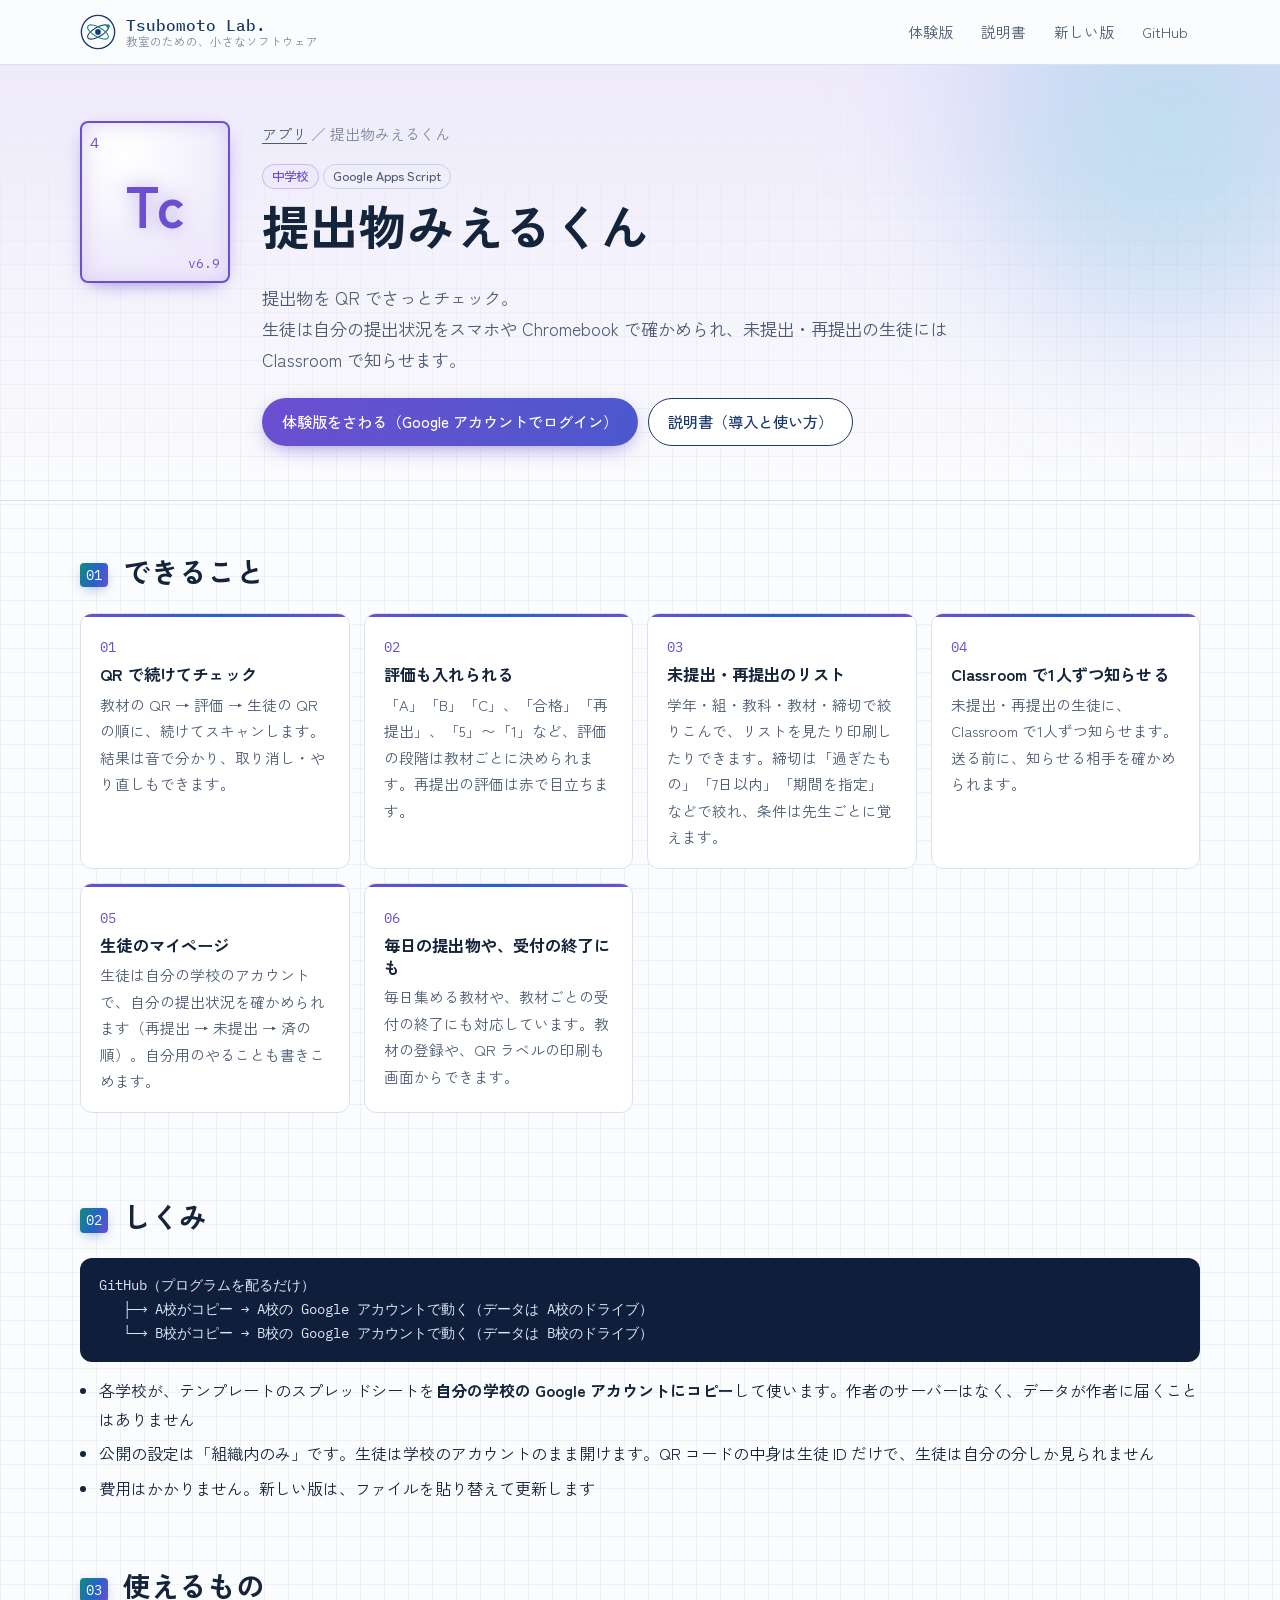
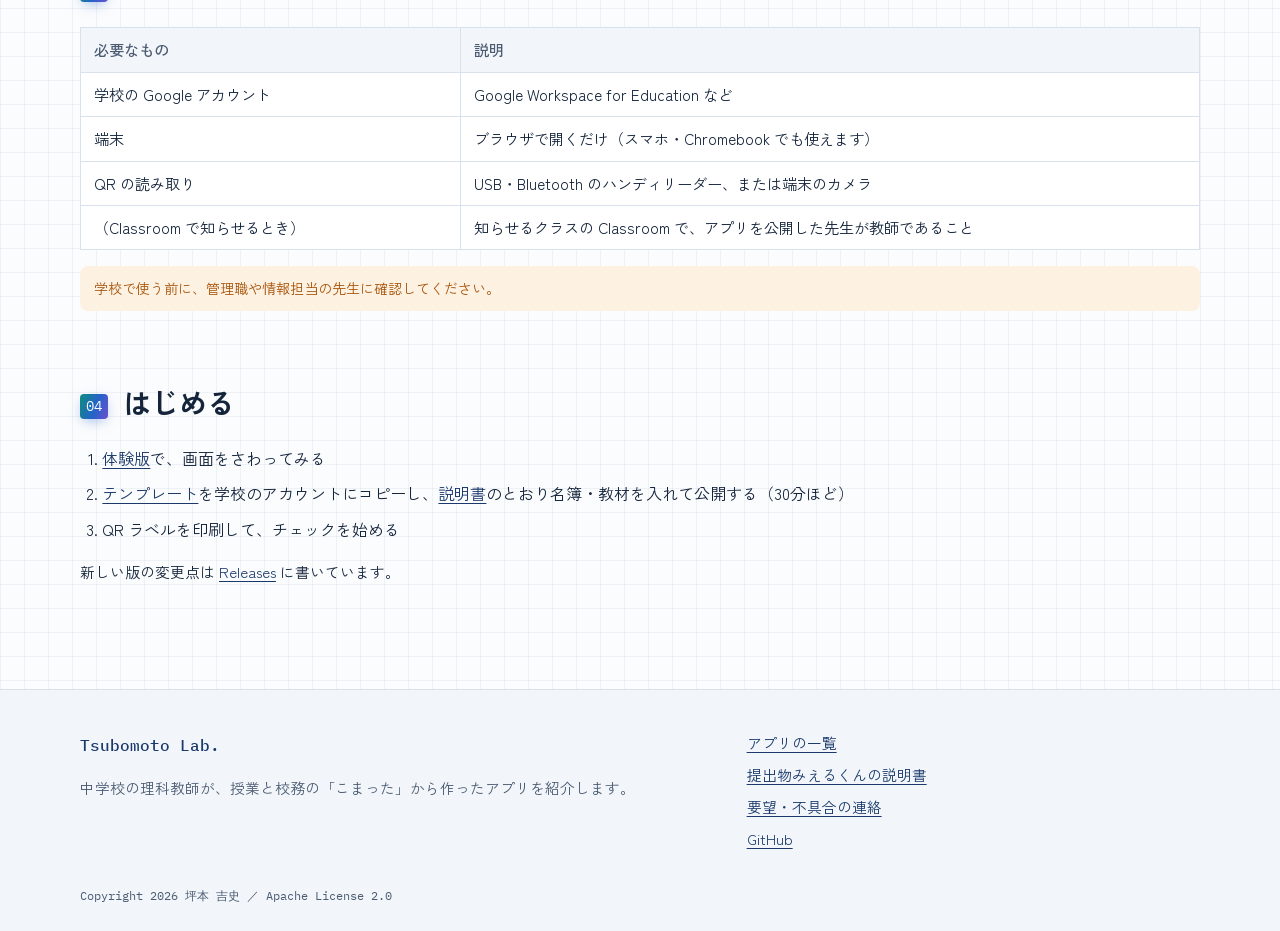
<file: docs/index.html>
<!doctype html>
<html lang="ja">
<head>
<meta charset="utf-8">
<meta name="viewport" content="width=device-width, initial-scale=1">
<title>提出物みえるくん｜Tsubomoto Lab.</title>
<meta name="description" content="QR をスキャンして提出物をすばやくチェック。生徒は自分の提出状況を確かめられ、未提出・再提出の生徒には Classroom で知らせます。">
<meta property="og:title" content="提出物みえるくん｜Tsubomoto Lab.">
<meta property="og:description" content="提出物を QR でさっとチェック。生徒は自分の提出状況をスマホや Chromebook で。">
<link rel="preconnect" href="https://fonts.googleapis.com">
<link rel="preconnect" href="https://fonts.gstatic.com" crossorigin>
<link href="https://fonts.googleapis.com/css2?family=IBM+Plex+Mono:wght@400;500&family=Zen+Kaku+Gothic+New:wght@400;500;700&display=swap" rel="stylesheet">
<link rel="stylesheet" href="assets/lab.css">
</head>
<body class="hue-violet">

<header class="site-header">
  <div class="wrap header-inner">
    <a href="https://yoshifumi-tsubomoto.github.io/" class="brand" aria-label="Tsubomoto Lab. トップへ">
      <svg viewBox="0 0 40 40" width="36" height="36" aria-hidden="true">
        <circle cx="20" cy="20" r="18.5" fill="var(--paper)" stroke="var(--navy)" stroke-width="1.5" />
        <ellipse cx="20" cy="20" rx="13" ry="5.2" fill="none" stroke="var(--navy)" stroke-width="1.2" transform="rotate(-30 20 20)" />
        <ellipse cx="20" cy="20" rx="13" ry="5.2" fill="none" stroke="var(--teal)" stroke-width="1.2" transform="rotate(30 20 20)" />
        <circle cx="20" cy="20" r="3.2" fill="var(--navy)" />
        <circle cx="31.3" cy="13.5" r="2" fill="var(--teal)" />
      </svg>
      <span class="brand-text"><span class="brand-name">Tsubomoto Lab.</span><span class="brand-sub">教室のための、小さなソフトウェア</span></span>
    </a>
    <nav class="nav" aria-label="このページの案内">
      <a href="https://script.google.com/macros/s/AKfycbz6YF99JsB9BQO6xfZroeYpfpmcBjX06nl-o3dx4AWTjxSlw22aQcdmsZfvcIAiilMc/exec">体験版</a>
      <a href="https://docs.google.com/document/d/1mZe16dx0zZkBDOiZnLO7_HBp_gGcrWJZSoC4k-TVN3o/edit?usp=sharing">説明書</a>
      <a href="https://github.com/yoshifumi-tsubomoto/teishutsu-mierukun/releases">新しい版</a>
      <a href="https://github.com/yoshifumi-tsubomoto/teishutsu-mierukun">GitHub</a>
    </nav>
  </div>
</header>

<main>
  <section class="app-hero">
    <div class="wrap app-hero-inner">
      <div class="tile big" aria-hidden="true">
        <span class="tile-num mono">4</span>
        <span class="tile-sym">Tc</span>
        <span class="tile-ver mono">v6.9</span>
      </div>
      <div>
        <div class="crumb small"><a href="https://yoshifumi-tsubomoto.github.io/#apps">アプリ</a> ／ 提出物みえるくん</div>
        <div><span class="chip">中学校</span><span class="chip ghost">Google Apps Script</span></div>
        <h1>提出物みえるくん</h1>
        <p class="lead">提出物を QR でさっとチェック。<br>生徒は自分の提出状況をスマホや Chromebook で確かめられ、未提出・再提出の生徒には Classroom で知らせます。</p>
        <div class="hero-actions">
          <a class="btn primary" href="https://script.google.com/macros/s/AKfycbz6YF99JsB9BQO6xfZroeYpfpmcBjX06nl-o3dx4AWTjxSlw22aQcdmsZfvcIAiilMc/exec">体験版をさわる（Google アカウントでログイン）</a>
          <a class="btn" href="https://docs.google.com/document/d/1mZe16dx0zZkBDOiZnLO7_HBp_gGcrWJZSoC4k-TVN3o/edit?usp=sharing">説明書（導入と使い方）</a>
        </div>
      </div>
    </div>
  </section>

  <section class="section">
    <div class="wrap">
      <div class="section-head"><span class="sec-num">01</span><h2>できること</h2></div>
      <div class="features">
        <article class="feature"><span class="feature-no">01</span><h3>QR で続けてチェック</h3><p>教材の QR → 評価 → 生徒の QR の順に、続けてスキャンします。結果は音で分かり、取り消し・やり直しもできます。</p></article>
        <article class="feature"><span class="feature-no">02</span><h3>評価も入れられる</h3><p>「A」「B」「C」、「合格」「再提出」、「5」〜「1」など、評価の段階は教材ごとに決められます。再提出の評価は赤で目立ちます。</p></article>
        <article class="feature"><span class="feature-no">03</span><h3>未提出・再提出のリスト</h3><p>学年・組・教科・教材・締切で絞りこんで、リストを見たり印刷したりできます。締切は「過ぎたもの」「7日以内」「期間を指定」などで絞れ、条件は先生ごとに覚えます。</p></article>
        <article class="feature"><span class="feature-no">04</span><h3>Classroom で1人ずつ知らせる</h3><p>未提出・再提出の生徒に、Classroom で1人ずつ知らせます。送る前に、知らせる相手を確かめられます。</p></article>
        <article class="feature"><span class="feature-no">05</span><h3>生徒のマイページ</h3><p>生徒は自分の学校のアカウントで、自分の提出状況を確かめられます（再提出 → 未提出 → 済の順）。自分用のやることも書きこめます。</p></article>
        <article class="feature"><span class="feature-no">06</span><h3>毎日の提出物や、受付の終了にも</h3><p>毎日集める教材や、教材ごとの受付の終了にも対応しています。教材の登録や、QR ラベルの印刷も画面からできます。</p></article>
      </div>
    </div>
  </section>

  <section class="section">
    <div class="wrap">
      <div class="section-head"><span class="sec-num">02</span><h2>しくみ</h2></div>
      <pre class="diagram">GitHub（プログラムを配るだけ）
   ├─→ A校がコピー → A校の Google アカウントで動く（データは A校のドライブ）
   └─→ B校がコピー → B校の Google アカウントで動く（データは B校のドライブ）</pre>
      <ul class="dots">
        <li>各学校が、テンプレートのスプレッドシートを<b>自分の学校の Google アカウントにコピー</b>して使います。作者のサーバーはなく、データが作者に届くことはありません</li>
        <li>公開の設定は「組織内のみ」です。生徒は学校のアカウントのまま開けます。QR コードの中身は生徒 ID だけで、生徒は自分の分しか見られません</li>
        <li>費用はかかりません。新しい版は、ファイルを貼り替えて更新します</li>
      </ul>
    </div>
  </section>

  <section class="section">
    <div class="wrap">
      <div class="section-head"><span class="sec-num">03</span><h2>使えるもの</h2></div>
      <table class="spec-table">
        <tr><th style="width:34%">必要なもの</th><th>説明</th></tr>
        <tr><td>学校の Google アカウント</td><td>Google Workspace for Education など</td></tr>
        <tr><td>端末</td><td>ブラウザで開くだけ（スマホ・Chromebook でも使えます）</td></tr>
        <tr><td>QR の読み取り</td><td>USB・Bluetooth のハンディリーダー、または端末のカメラ</td></tr>
        <tr><td>（Classroom で知らせるとき）</td><td>知らせるクラスの Classroom で、アプリを公開した先生が教師であること</td></tr>
      </table>
      <p class="note" style="margin-top:1rem">学校で使う前に、管理職や情報担当の先生に確認してください。</p>
    </div>
  </section>

  <section class="section">
    <div class="wrap">
      <div class="section-head"><span class="sec-num">04</span><h2>はじめる</h2></div>
      <ol class="steps">
        <li><a href="https://script.google.com/macros/s/AKfycbz6YF99JsB9BQO6xfZroeYpfpmcBjX06nl-o3dx4AWTjxSlw22aQcdmsZfvcIAiilMc/exec">体験版</a>で、画面をさわってみる</li>
        <li><a href="https://docs.google.com/spreadsheets/d/1VLvvcstELPIuUoD_LZRFwEKtJFTsCyOsLVecWB8v8tU/copy">テンプレート</a>を学校のアカウントにコピーし、<a href="https://docs.google.com/document/d/1mZe16dx0zZkBDOiZnLO7_HBp_gGcrWJZSoC4k-TVN3o/edit?usp=sharing">説明書</a>のとおり名簿・教材を入れて公開する（30分ほど）</li>
        <li>QR ラベルを印刷して、チェックを始める</li>
      </ol>
      <p class="small" style="margin-top:1rem">新しい版の変更点は <a href="https://github.com/yoshifumi-tsubomoto/teishutsu-mierukun/releases">Releases</a> に書いています。</p>
    </div>
  </section>
</main>

<footer class="site-footer">
  <div class="wrap footer-inner">
    <div>
      <p class="brand-name">Tsubomoto Lab.</p>
      <p class="muted small">中学校の理科教師が、授業と校務の「こまった」から作ったアプリを紹介します。</p>
    </div>
    <ul class="footer-links">
      <li><a href="https://yoshifumi-tsubomoto.github.io/#apps">アプリの一覧</a></li>
      <li><a href="https://docs.google.com/document/d/1mZe16dx0zZkBDOiZnLO7_HBp_gGcrWJZSoC4k-TVN3o/edit?usp=sharing">提出物みえるくんの説明書</a></li>
      <li><a href="https://docs.google.com/forms/d/e/1FAIpQLSd9N9QK0rY9jTGNF2HcpDyVbXDLzyhA-qtZ2tM7VUrqhZBQEg/viewform?usp=pp_url&amp;entry.1742015823=%E3%82%A2%E3%83%97%E3%83%AA%E3%81%AE%E8%A6%81%E6%9C%9B%E3%83%BB%E4%B8%8D%E5%85%B7%E5%90%88&amp;entry.781158365=%E6%8F%90%E5%87%BA%E7%89%A9%E3%81%BF%E3%81%88%E3%82%8B%E3%81%8F%E3%82%93" target="_blank" rel="noopener">要望・不具合の連絡</a></li>
      <li><a href="https://github.com/yoshifumi-tsubomoto/teishutsu-mierukun" target="_blank" rel="noopener">GitHub</a></li>
    </ul>
  </div>
  <div class="wrap mono tiny muted footer-note">Copyright 2026 坪本 吉史 ／ Apache License 2.0</div>
</footer>

</body>
</html>
</file>
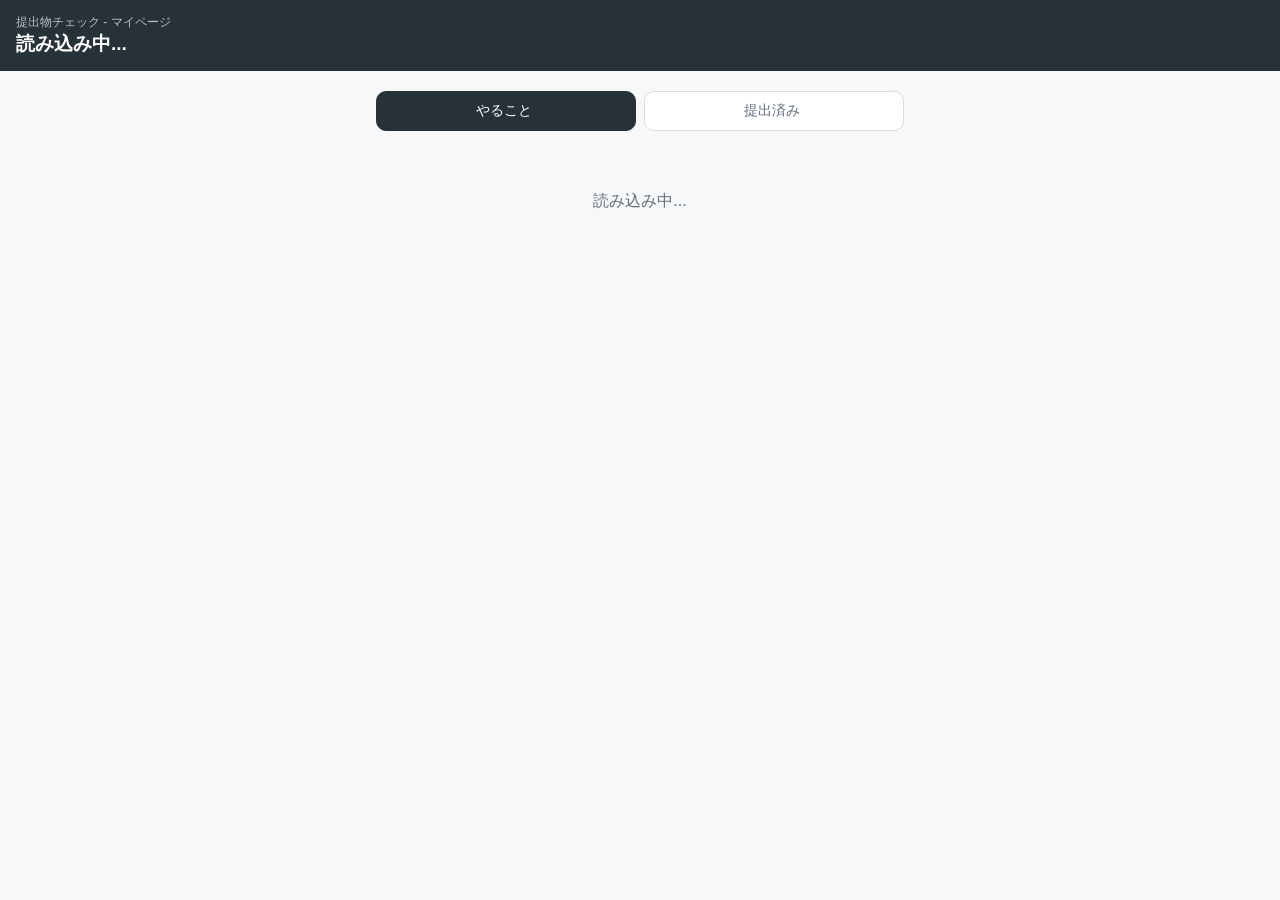
<file: gas/student.html>
<!DOCTYPE html>
<html lang="ja">
<head>
<meta charset="UTF-8">
<style>
  :root {
    --ink: #1f2933; --sub: #616e7c; --line: #d5dbe1;
    --ok: #1b8a5a; --ng: #c6303e; --wait: #8a6d1b; --give: #6b7280;
  }
  * { box-sizing: border-box; margin: 0; }
  body {
    font-family: "Hiragino Kaku Gothic ProN", "BIZ UDPGothic", "Yu Gothic UI", sans-serif;
    color: var(--ink); background: #f7f8f9;
  }
  header { background: #263238; color: #fff; padding: 14px 16px; }
  header .cap { font-size: 12px; opacity: .7; }
  header .who { font-size: 19px; font-weight: bold; }

  main { max-width: 560px; margin: 0 auto; padding: 12px 16px 40px; }

  /* ===== タブ切り替え(やること / 提出済み) ===== */
  .tabs {
    display: flex; gap: 8px; margin: 0 -16px 12px; padding: 8px 16px;
    position: sticky; top: 0; z-index: 5; background: #f7f8f9;
  }
  .tabBtn {
    flex: 1; font-family: inherit; font-size: 14px; padding: 10px 8px;
    border: 1px solid var(--line); border-radius: 10px; background: #fff;
    color: var(--sub); cursor: pointer;
  }
  .tabBtn.active { background: #263238; color: #fff; border-color: #263238; }
  .tabBtn .cnt { margin-left: 4px; font-size: 12px; opacity: .85; }
  .empty { text-align: center; color: var(--sub); padding: 32px 0; }

  #alert {
    display: none; margin-bottom: 12px; padding: 16px; border-radius: 12px;
    background: var(--ng); color: #fff; font-size: 18px; font-weight: bold;
    text-align: center;
  }
  #alert.on { display: block; animation: pulse 1.6s ease-in-out 3; }
  @keyframes pulse { 0%,100% { transform: scale(1); } 50% { transform: scale(1.02); } }

  #ok {
    display: none; margin-bottom: 12px; padding: 14px; border-radius: 12px;
    background: #e4f5ec; color: var(--ok); font-size: 16px; font-weight: bold;
    text-align: center; border: 2px solid var(--ok);
  }
  #ok.on { display: block; }

  .divider {
    display: flex; align-items: center; gap: 8px; margin: 18px 0 10px;
    color: var(--sub); font-size: 13px;
  }
  .divider::before, .divider::after {
    content: ""; flex: 1; height: 1px; background: var(--line);
  }

  .item {
    background: #fff; border: 1px solid var(--line); border-radius: 12px;
    padding: 12px 14px; margin-bottom: 8px;
  }
  .item.ng { border: 2px solid var(--ng); }
  .item.giveup { opacity: .7; }
  .row1 { display: flex; align-items: center; gap: 10px; }
  .subj {
    font-size: 12px; font-weight: bold; color: var(--sub);
    border: 1px solid var(--line); border-radius: 6px; padding: 3px 7px;
    white-space: nowrap;
  }
  .name { flex: 1; font-size: 15px; }
  .meta { font-size: 12px; color: var(--sub); margin-top: 2px; }
  .badge {
    font-size: 12px; font-weight: bold; padding: 3px 8px; border-radius: 999px;
    white-space: nowrap; margin-top: 4px; display: inline-block;
  }
  .badge.overdue { background: #fdeaec; color: var(--ng); }
  .badge.today   { background: #fdeaec; color: var(--ng); }
  .badge.soon    { background: #fff4e0; color: #8a5a1b; }
  .pill {
    font-size: 14px; font-weight: bold; padding: 6px 12px; border-radius: 999px;
    color: #fff; white-space: nowrap;
  }
  .pill.ok    { background: var(--ok); }
  .pill.ng    { background: var(--ng); }
  .pill.wait  { background: var(--wait); }
  .pill.give  { background: var(--give); }

  .actions { margin-top: 8px; display: flex; gap: 8px; }
  .actions button {
    font-family: inherit; font-size: 12px; padding: 6px 10px; border-radius: 8px;
    border: 1px solid var(--line); background: #fff; color: var(--sub); cursor: pointer;
  }
  .actions button:hover { background: #f2f4f5; }
  .actions button.danger { color: var(--ng); border-color: #f0c4c8; }

  #loading { text-align: center; color: var(--sub); padding: 40px 0; }

  /* ===== 自作タスク追加フォーム ===== */
  #addTask {
    margin: 14px 0 6px; background: #fff; border: 1px dashed var(--line);
    border-radius: 12px; padding: 12px 14px;
  }
  #addTask .cap2 { font-size: 13px; color: var(--sub); margin-bottom: 8px; }
  #addTask .row { display: flex; gap: 8px; flex-wrap: wrap; }
  #addTask input[type=text] {
    flex: 1; min-width: 140px; font-size: 14px; padding: 9px 10px;
    border: 1px solid var(--line); border-radius: 8px;
  }
  #addTask input[type=date] {
    font-size: 14px; padding: 9px 8px; border: 1px solid var(--line); border-radius: 8px;
  }
  #addTask button {
    font-family: inherit; font-size: 14px; padding: 9px 14px; border-radius: 8px;
    border: none; background: #263238; color: #fff; cursor: pointer;
  }
  .checkbox {
    width: 20px; height: 20px; flex-shrink: 0; cursor: pointer;
  }
</style>
</head>
<body>
  <header>
    <div class="cap" id="appCap">提出物チェック - マイページ</div>
    <div class="who" id="who">読み込み中...</div>
  </header>

  <main>
    <div class="tabs">
      <button id="tabTodo" class="tabBtn active">やること<span class="cnt" id="cntTodo"></span></button>
      <button id="tabDone" class="tabBtn">提出済み<span class="cnt" id="cntDone"></span></button>
    </div>
    <div id="alert"></div>
    <div id="ok">✓ 再提出はありません</div>
    <div id="loading">読み込み中...</div>
    <div id="list"></div>

    <div id="addTask" style="display:none">
      <div class="cap2">📝 自分の課題を追加(先生には送られません)</div>
      <div class="row">
        <input type="text" id="taskText" maxlength="100" placeholder="例: 自主学習ノートを進める">
        <input type="date" id="taskDue">
        <button id="btnAddTask">追加</button>
      </div>
    </div>
  </main>

<script>
let lastData = null;
let viewTab = 'todo'; // 'todo' | 'done'

function loadStatus() {
  google.script.run
    .withSuccessHandler(render)
    .withFailureHandler(e => {
      document.getElementById('loading').textContent = '読み込みに失敗しました: ' + e.message;
    })
    .getMyStatus();
}

// 「済」「完了(自分の課題)」「受付終了」だけを提出済みタブへ振り分ける。
// 断念・未完了・未提出・再提出はすべて「やること」タブに残す。
function isDoneStatus(it) {
  return it.status === '済' || it.status === '完了' || it.status === '受付終了';
}

function statusPill(it) {
  const p = document.createElement('span');
  if (it.status === '再提出') { p.className = 'pill ng'; p.textContent = '再提出'; }
  else if (it.status === '済') { p.className = 'pill ok'; p.textContent = '済 ' + it.label; }
  else if (it.status === '断念') { p.className = 'pill give'; p.textContent = '提出しない'; }
  else if (it.status === '受付終了') { p.className = 'pill give'; p.textContent = '受付終了'; }
  else if (it.status === '完了') { p.className = 'pill ok'; p.textContent = '完了'; }
  else if (it.status === '未完了') { p.className = 'pill wait'; p.textContent = '未完了'; }
  else { p.className = 'pill wait'; p.textContent = '未提出'; }
  return p;
}

function buildItem(it) {
  const d = document.createElement('div');
  d.className = 'item' + (it.status === '再提出' ? ' ng' : '') +
                ((it.status === '断念' || it.status === '受付終了') ? ' giveup' : '');

  const row1 = document.createElement('div');
  row1.className = 'row1';

  if (it.kind === 'custom') {
    const cb = document.createElement('input');
    cb.type = 'checkbox'; cb.className = 'checkbox'; cb.checked = it.status === '完了';
    cb.onchange = () => act('toggleMyTask', it.row);
    row1.appendChild(cb);
  } else {
    const s = document.createElement('span');
    s.className = 'subj';
    s.textContent = it.subject + (it.daily ? ' 📅' : '');
    row1.appendChild(s);
  }

  const n = document.createElement('div');
  n.className = 'name';
  n.textContent = it.name;
  if (it.kind === 'material' && it.label && it.status !== '断念') {
    const m = document.createElement('div');
    m.className = 'meta';
    m.textContent = '評価: ' + it.label + '(' + it.nth + '回目・' + it.date + ')';
    n.appendChild(m);
  }
  if (it.dueText) {
    const m2 = document.createElement('div');
    m2.className = 'meta';
    m2.textContent = '締切: ' + it.dueText;
    n.appendChild(m2);
  }
  if (it.badge) {
    const b = document.createElement('div');
    b.className = 'badge ' + it.urgency;
    b.textContent = it.badge;
    n.appendChild(b);
  }
  row1.appendChild(n);
  row1.appendChild(statusPill(it));
  d.appendChild(row1);

  const actions = document.createElement('div');
  actions.className = 'actions';
  if (it.kind === 'material' && (it.status === '未' || it.status === '再提出') && !it.daily) {
    const b = document.createElement('button');
    b.className = 'danger';
    b.textContent = '提出をあきらめる';
    b.onclick = () => {
      if (confirm('「' + it.name + '」の提出をあきらめますか?\n後からでも取り消せます。')) {
        act('giveUpSubmission', it.materialCode);
      }
    };
    actions.appendChild(b);
  }
  if (it.kind === 'material' && it.status === '断念' && it.row) {
    const b = document.createElement('button');
    b.textContent = '⟲ 元に戻す';
    b.onclick = () => act('cancelMyGiveUp', it.row);
    actions.appendChild(b);
  }
  if (it.kind === 'custom') {
    const b = document.createElement('button');
    b.className = 'danger';
    b.textContent = '🗑 削除';
    b.onclick = () => {
      if (confirm('「' + it.name + '」を削除しますか?')) act('deleteMyTask', it.row);
    };
    actions.appendChild(b);
  }
  if (actions.children.length) d.appendChild(actions);

  return d;
}

function act(fn, arg) {
  document.getElementById('loading').style.display = 'block';
  document.getElementById('loading').textContent = '更新中...';
  google.script.run
    .withSuccessHandler(() => loadStatus())
    .withFailureHandler(e => alert('エラー: ' + e.message))
    [fn](arg);
}

function render(data) {
  lastData = data;
  document.getElementById('loading').style.display = 'none';
  if (!data.ok) {
    document.getElementById('who').textContent = 'エラー';
    document.getElementById('list').textContent = data.error;
    return;
  }
  document.getElementById('who').textContent = data.cls + ' ' + data.name + ' さん';

  const alertEl = document.getElementById('alert');
  const okEl = document.getElementById('ok');
  alertEl.classList.remove('on'); okEl.classList.remove('on');
  if (data.resubmit > 0) {
    alertEl.textContent = '⚠ 再提出が ' + data.resubmit + ' 件あります';
    alertEl.classList.add('on');
  } else {
    okEl.classList.add('on');
  }

  // 「済」「完了」「受付終了」だけを提出済みタブへ。それ以外(未提出・再提出・断念・未完了)は
  // 期限の有無にかかわらず「やること」タブに残す。
  const todoItems = data.items.filter(it => !isDoneStatus(it));
  const doneItems = data.items.filter(it => isDoneStatus(it));

  const tabTodo = document.getElementById('tabTodo');
  const tabDone = document.getElementById('tabDone');
  document.getElementById('cntTodo').textContent = todoItems.length ? '(' + todoItems.length + ')' : '';
  document.getElementById('cntDone').textContent = doneItems.length ? '(' + doneItems.length + ')' : '';
  tabTodo.classList.toggle('active', viewTab === 'todo');
  tabDone.classList.toggle('active', viewTab === 'done');

  const list = document.getElementById('list');
  const addTaskEl = document.getElementById('addTask');
  // list.innerHTML=''を実行するとき、addTaskElがlistの子になっていると
  // ノードごと消えてしまう(以前実際に起きた不具合)。そのため清掃前に必ず
  // listの外(元のHTML上の位置=main直下)へ退避させてからinnerHTML=''し、
  // そのあと本来入れたい位置(区切り線の直前)へ差し込み直す。
  if (addTaskEl.parentNode === list) {
    list.parentNode.insertBefore(addTaskEl, list.nextSibling);
  }
  list.innerHTML = '';

  if (viewTab === 'todo') {
    addTaskEl.style.display = 'block';
    // 急ぎ(bucket -1/0/1)の項目が1件もない場合は、区切り線自体が出ないので
    // 「自分の課題を追加」フォームは一番上に表示する。急ぎの項目がある場合は
    // 従来どおり、急ぎ→急ぎではない、の境目(区切り線の直前)に差し込む。
    const hasUrgent = todoItems.some(it => it.bucket <= 1);
    let addTaskPlaced = false;
    if (!hasUrgent) {
      list.appendChild(addTaskEl);
      addTaskPlaced = true;
    }
    let prevBucket = null;
    let dividerPlaced = false;
    todoItems.forEach(it => {
      if (prevBucket !== null && prevBucket <= 1 && it.bucket >= 2 && !dividerPlaced) {
        // 急ぎ→急ぎではない、の境目に「自分の課題を追加」フォームを差し込んでから区切り線を入れる
        list.appendChild(addTaskEl);
        addTaskPlaced = true;
        const div = document.createElement('div');
        div.className = 'divider';
        div.textContent = 'ここからは急ぎではありません';
        list.appendChild(div);
        dividerPlaced = true;
      }
      list.appendChild(buildItem(it));
      prevBucket = it.bucket;
    });
    if (!addTaskPlaced) {
      // 全部急ぎで区切り線が出なかった場合は末尾に置く
      list.appendChild(addTaskEl);
    }
    if (!todoItems.length) {
      const p = document.createElement('div');
      p.className = 'empty';
      p.textContent = 'やることはありません 🎉';
      list.appendChild(p);
    }
  } else {
    addTaskEl.style.display = 'none';
    if (!doneItems.length) {
      const p = document.createElement('div');
      p.className = 'empty';
      p.textContent = 'まだ提出済みのものはありません';
      list.appendChild(p);
    } else {
      // 受付終了はタブ内でも後方に回す(getMyStatus側のbucketソートに加えて、
      // ここでも明示的にソートしておくと将来の並び替え変更に強い)
      const sorted = doneItems.slice().sort((a, b) =>
        (a.status === '受付終了' ? 1 : 0) - (b.status === '受付終了' ? 1 : 0));
      sorted.forEach(it => list.appendChild(buildItem(it)));
    }
  }
}

document.getElementById('tabTodo').onclick = () => { viewTab = 'todo'; if (lastData) render(lastData); };
document.getElementById('tabDone').onclick = () => { viewTab = 'done'; if (lastData) render(lastData); };

document.getElementById('btnAddTask').onclick = () => {
  const text = document.getElementById('taskText').value.trim();
  if (!text) return;
  const due = document.getElementById('taskDue').value; // "" か "YYYY-MM-DD"
  document.getElementById('taskText').value = '';
  document.getElementById('taskDue').value = '';
  document.getElementById('loading').style.display = 'block';
  document.getElementById('loading').textContent = '追加中...';
  google.script.run
    .withSuccessHandler(() => loadStatus())
    .withFailureHandler(e => alert('エラー: ' + e.message))
    .addMyTask(text, due);
};

loadStatus();
google.script.run.withSuccessHandler(v => {
  const t = document.createElement('div');
  t.id = 'verTag';
  t.style.cssText = 'text-align:center;font-size:11px;color:#9aa5ad;padding:8px';
  t.textContent = v;
  document.querySelector('main').appendChild(t);
}).getAppVersion();
// 設定シート「表示名」があれば見出しに出す(例: 〇〇中学校 R7入学生 - マイページ)
google.script.run.withSuccessHandler(name => {
  if (name) document.getElementById('appCap').textContent = name + ' - マイページ';
}).getDisplayName();
</script>

<script>
  google.script.run.withSuccessHandler(function (msg) {
    if (!msg) return;
    var b = document.createElement('div');
    b.textContent = msg;
    b.style.cssText = 'background:#e65100;color:#fff;text-align:center;' +
      'padding:6px 10px;font-weight:bold;position:sticky;top:0;z-index:9999;';
    document.body.insertBefore(b, document.body.firstChild);
  }).getBuildBanner();
</script>

</body>
</html>
</file>
<file: docs/assets/lab.css>
/* =========================================================
   Tsubomoto Lab. のアプリ紹介ページと同じ見た目（ハコチャット・ハコ日誌で共通）
   色は紺（navy）と青緑（teal）が軸。アプリごとの色は hue-〇〇
   ========================================================= */
:root {
  --paper: #fbfcfd;
  --paper-2: #f2f6fa;
  --grid: rgba(27, 58, 107, 0.055);
  --ink: #14243b;
  --ink-2: #4b5b72;
  --ink-3: #7a889c;
  --line: #d9e2ec;
  --line-2: #c5d2e0;
  --navy: #1b3a6b;
  --teal: #0e8c7e;
  --teal-soft: #e2f4f1;
  --warn: #a8540a;
  --warn-soft: #fdf1e2;
  --hue: var(--teal);
  --hue-soft: var(--teal-soft);
  --radius: 10px;
  --font: 'Zen Kaku Gothic New', 'Hiragino Sans', 'Yu Gothic UI', 'Meiryo', sans-serif;
  --mono: 'IBM Plex Mono', ui-monospace, 'Consolas', monospace;
  --grad: linear-gradient(110deg, #0e8c7e 0%, #2563c9 55%, #6b4fd0 100%);
}
.hue-teal   { --hue: #0e8c7e; --hue-soft: #e2f4f1; }
.hue-blue   { --hue: #2563c9; --hue-soft: #e5eefb; }
.hue-violet { --hue: #6b4fd0; --hue-soft: #eeeafb; }
.hue-amber  { --hue: #b86e0c; --hue-soft: #fcf0dc; }
.hue-rose   { --hue: #c8476b; --hue-soft: #fbe7ed; }

*, *::before, *::after { box-sizing: border-box; }
html { scroll-behavior: smooth; -webkit-text-size-adjust: 100%; }
body {
  margin: 0; font-family: var(--font); color: var(--ink); background-color: var(--paper);
  background-image: linear-gradient(var(--grid) 1px, transparent 1px), linear-gradient(90deg, var(--grid) 1px, transparent 1px);
  background-size: 24px 24px; line-height: 1.8; font-size: 16px; overflow-x: hidden;
}
img, svg { max-width: 100%; }
a { color: var(--navy); text-underline-offset: 3px; }
a:hover { color: var(--teal); }
h1, h2, h3 { line-height: 1.35; letter-spacing: 0.01em; margin: 0 0 0.5em; font-weight: 700; }
h1 { font-size: clamp(1.9rem, 4.6vw, 3rem); }
h2 { font-size: clamp(1.35rem, 2.6vw, 1.75rem); }
h3 { font-size: 1.1rem; }
p { margin: 0 0 1em; }
:focus-visible { outline: 3px solid color-mix(in srgb, var(--teal) 55%, transparent); outline-offset: 2px; border-radius: 4px; }

.wrap { width: min(1120px, 100% - 32px); margin-inline: auto; }
.mono { font-family: var(--mono); letter-spacing: 0; }
.muted { color: var(--ink-2); }
.small { font-size: 0.92rem; }
.tiny { font-size: 0.78rem; }
.lead { font-size: 1.08rem; color: var(--ink-2); max-width: 40em; }

/* 頭と足 */
.site-header { position: sticky; top: 0; z-index: 10; background: color-mix(in srgb, var(--paper) 88%, transparent); backdrop-filter: blur(8px); border-bottom: 1px solid var(--line); }
.header-inner { display: flex; align-items: center; justify-content: space-between; gap: 16px; min-height: 64px; }
.brand { display: flex; align-items: center; gap: 10px; text-decoration: none; color: var(--ink); }
.brand-text { display: flex; flex-direction: column; line-height: 1.2; }
.brand-name { font-family: var(--mono); font-weight: 500; font-size: 1.02rem; color: var(--navy); }
.brand-sub { font-size: 0.72rem; color: var(--ink-3); }
.nav { display: flex; gap: 4px; flex-wrap: wrap; }
.nav a { text-decoration: none; color: var(--ink-2); font-size: 0.92rem; padding: 6px 12px; border-radius: 99px; }
.nav a:hover, .nav a[aria-current='page'] { background: var(--teal-soft); color: var(--teal); }
@media (max-width: 640px) { .brand-sub { display: none; } .nav a { padding: 6px 8px; font-size: 0.85rem; } }
.site-footer { margin-top: 5rem; border-top: 1px solid var(--line); background: var(--paper-2); padding: 2.5rem 0 1.5rem; }
.footer-inner { display: grid; grid-template-columns: minmax(0, 1.4fr) minmax(0, 1fr); gap: 2rem; }
.footer-links { list-style: none; margin: 0; padding: 0; display: grid; gap: 0.35rem; font-size: 0.92rem; }
.footer-note { margin-top: 2rem; }
@media (max-width: 720px) { .footer-inner { grid-template-columns: 1fr; } }

/* ボタン・札 */
.btn { display: inline-flex; align-items: center; gap: 0.4em; padding: 0.62em 1.25em; border-radius: 99px; border: 1.5px solid var(--navy); color: var(--navy); background: #fff; text-decoration: none; font-weight: 500; font-size: 0.95rem; transition: transform 0.15s, background 0.15s; backdrop-filter: blur(4px); }
.btn:hover { background: var(--paper-2); color: var(--navy); transform: translateY(-1px); }
.btn.primary { color: #fff; border-color: transparent; background: linear-gradient(110deg, var(--hue), color-mix(in srgb, var(--hue) 55%, #2563c9)); box-shadow: 0 6px 22px -8px color-mix(in srgb, var(--hue) 80%, transparent); }
.btn.primary:hover { color: #fff; filter: brightness(1.08); }
.hero-actions { display: flex; flex-wrap: wrap; gap: 10px; margin: 1.4rem 0; }
.chip { display: inline-block; font-size: 0.78rem; padding: 0.05em 0.75em; border-radius: 99px; background: var(--hue-soft); color: var(--hue); border: 1px solid color-mix(in srgb, var(--hue) 30%, transparent); margin: 0 4px 4px 0; font-weight: 500; }
.chip.ghost { background: transparent; color: var(--ink-2); border-color: var(--line-2); }
.status { font-size: 0.75rem; font-weight: 700; padding: 0.1em 0.7em; border-radius: 4px; background: var(--teal-soft); color: var(--teal); }

/* アプリのページの頭 */
.app-hero { position: relative; isolation: isolate; overflow: hidden; padding: clamp(2rem, 5vw, 3.5rem) 0 2rem; border-bottom: 1px solid var(--line); background: linear-gradient(180deg, var(--hue-soft), transparent); }
.app-hero::before { content: ''; position: absolute; z-index: -1; border-radius: 50%; filter: blur(70px); pointer-events: none; width: 460px; height: 460px; right: -120px; top: -160px; background: radial-gradient(circle, rgba(79, 209, 197, 0.35), rgba(91, 141, 239, 0.22) 55%, transparent 70%); }
.app-hero-inner { display: grid; grid-template-columns: auto minmax(0, 1fr); gap: 2rem; align-items: center; }
.crumb { color: var(--ink-3); margin-bottom: 0.8rem; }
.crumb a { color: var(--ink-2); }
@media (max-width: 640px) { .app-hero-inner { grid-template-columns: 1fr; gap: 1rem; } .tile.big { width: 100px; } .tile.big .tile-sym { font-size: 2.4rem; } }

/* 元素の札 */
.tile { aspect-ratio: 1 / 1.08; border-radius: 8px; border: 2px solid var(--hue); display: grid; grid-template-rows: auto 1fr auto; padding: 6px 8px; color: var(--hue); align-self: start; background: radial-gradient(circle at 30% 20%, #fff, var(--hue-soft) 70%); box-shadow: inset 0 0 18px color-mix(in srgb, var(--hue) 18%, transparent), 0 6px 20px -10px var(--hue); }
.tile-num { font-size: 0.78rem; }
.tile-sym { font-size: 2.3rem; font-weight: 700; text-align: center; align-self: center; line-height: 1; font-family: var(--font); text-shadow: 0 0 18px color-mix(in srgb, var(--hue) 45%, transparent); }
.tile-ver { font-size: 0.68rem; text-align: right; }
.tile.big { width: 150px; }
.tile.big .tile-sym { font-size: 3.6rem; }
.tile.big .tile-num { font-size: 0.95rem; }
.tile.big .tile-ver { font-size: 0.8rem; }

/* 節 */
.section { padding: 3.2rem 0 0.5rem; }
.section-head { display: flex; flex-wrap: wrap; align-items: baseline; gap: 0.4rem 0.9rem; margin-bottom: 1.4rem; }
.section-head h2 { margin: 0; }
.section-head p { margin: 0; width: 100%; }
.sec-num { font-family: var(--mono); color: #fff; font-size: 0.85rem; border-radius: 4px; padding: 0 0.45em; position: relative; top: -0.2em; background: var(--grad); box-shadow: 0 4px 14px -4px rgba(37, 99, 201, 0.55); }

/* 特長のカード */
.features { display: grid; grid-template-columns: repeat(auto-fit, minmax(min(100%, 240px), 1fr)); gap: 14px; margin-bottom: 1.6rem; }
.feature { position: relative; overflow: hidden; background: #fff; border: 1px solid var(--line); border-radius: 12px; padding: 1.1rem 1.2rem; }
.feature::before { content: ''; position: absolute; inset: 0 0 auto; height: 3px; background: linear-gradient(90deg, var(--hue), #2563c9, #6b4fd0); }
.feature-no { color: var(--hue); font-family: var(--mono); font-size: 0.85rem; }
.feature h3 { margin: 0.2rem 0 0.4rem; font-size: 1.02rem; }
.feature p { margin: 0; font-size: 0.92rem; color: var(--ink-2); }

/* 表・図・枠 */
.panel { background: #fff; border: 1px solid var(--line); border-radius: 14px; padding: 1.2rem 1.4rem; }
table.spec-table { border-collapse: collapse; width: 100%; font-size: 0.95rem; background: #fff; }
.spec-table th, .spec-table td { border: 1px solid var(--line); padding: 0.5rem 0.8rem; text-align: left; vertical-align: top; }
.spec-table th { background: var(--paper-2); color: var(--ink-2); font-weight: 500; }
pre.diagram { font-family: var(--mono); background: #0f1e3a; color: #dbe6f5; border-radius: 12px; padding: 1rem 1.2rem; overflow-x: auto; font-size: 0.88rem; line-height: 1.7; }
.dots { padding-left: 1.2em; margin: 0; }
.dots li { margin-bottom: 0.35em; }
.steps { padding-left: 1.4em; margin: 0; }
.steps li { margin-bottom: 0.4em; }
.note { font-size: 0.88rem; color: var(--warn); background: var(--warn-soft); border-radius: 8px; padding: 0.6rem 0.9rem; }

/* 濃い紺の帯 */
.band { margin-top: 3.2rem; padding: 3rem 0; position: relative; isolation: isolate; overflow: hidden; color: #e8eef8;
  background: radial-gradient(ellipse at 15% 0%, rgba(79, 209, 197, 0.28), transparent 50%), radial-gradient(ellipse at 90% 100%, rgba(124, 99, 235, 0.35), transparent 55%), linear-gradient(160deg, #0d1d3a, #13284f 60%, #1a2560); }
.band h2 { color: #fff; }
.band a { color: #9fe3d9; }
.band .btn { background: transparent; color: #fff; border-color: rgba(255, 255, 255, 0.6); }
.band .btn:hover { background: rgba(255, 255, 255, 0.12); color: #fff; }
.band .btn.primary { border-color: transparent; color: #fff; background: linear-gradient(110deg, #0e8c7e, #2563c9 60%, #6b4fd0); box-shadow: 0 6px 22px -6px rgba(79, 209, 197, 0.55); }
.band .steps-band { margin: 0.4rem 0 0; padding-left: 1.4em; }
.band .steps-band li { margin-bottom: 0.3em; }
.band code { font-family: var(--mono); background: rgba(255, 255, 255, 0.12); padding: 0.05em 0.4em; border-radius: 4px; }
</file>
